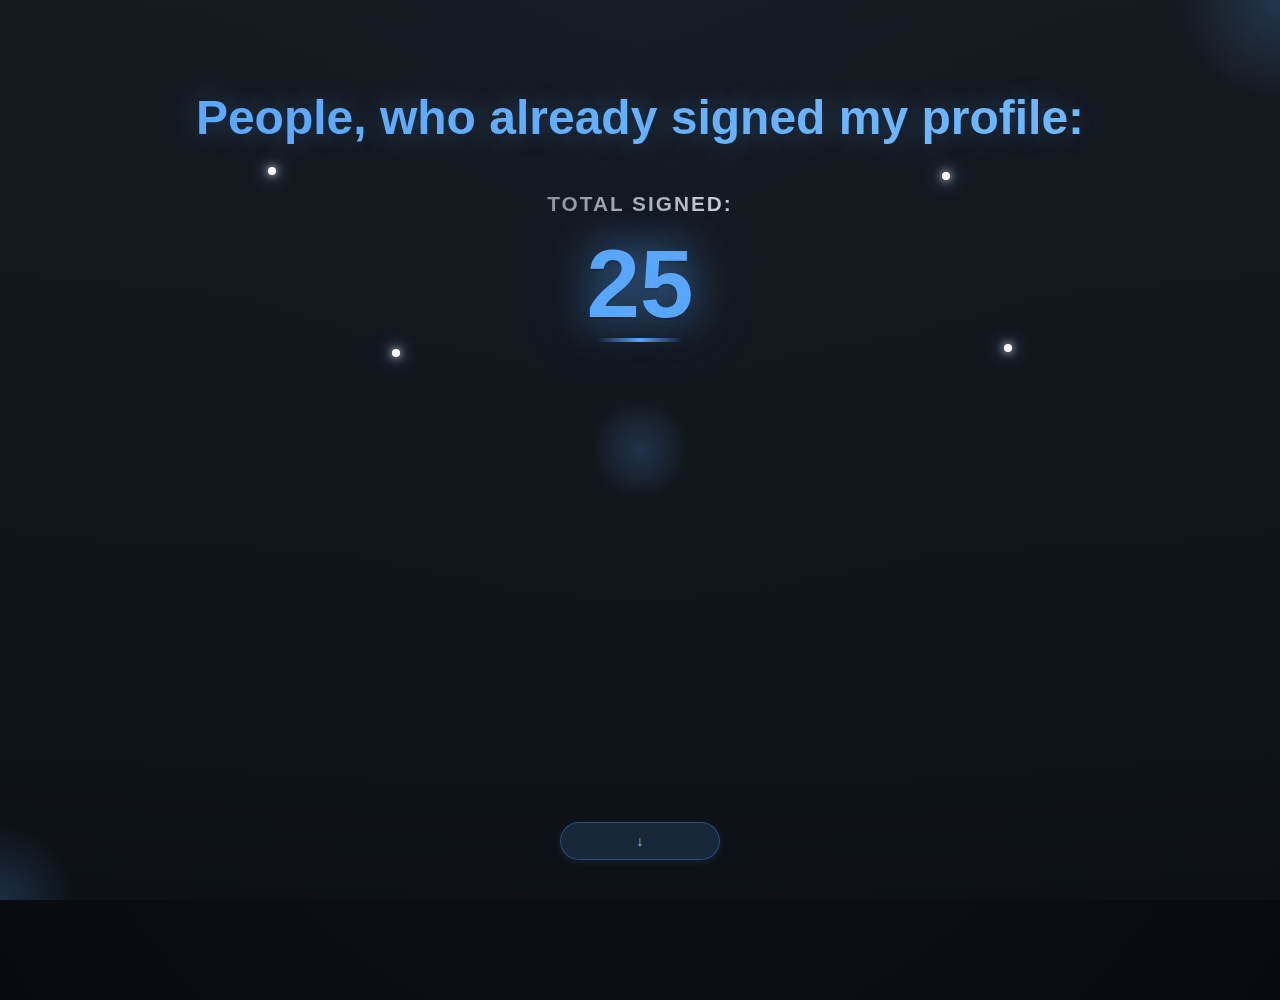
<file: index.html>
<!DOCTYPE html>
<html lang="en">
<head>
    <meta charset="UTF-8">
    <meta name="viewport" content="width=device-width, initial-scale=1.0">
    <title>ayoshee</title>
    <link rel="stylesheet" href="styles.css">
</head>
<body>
    <header class="header">
        <div class="header-decoration">
            <div class="decorative-circle circle-1"></div>
            <div class="decorative-circle circle-2"></div>
            <div class="decorative-circle circle-3"></div>
        </div>
        <h1>People, who already signed my profile:</h1>
        <div class="counter-container">
            <span class="counter-label">Total signed:</span>
            <span id="counter" class="counter">0</span>
            <div class="counter-decoration">
                <div class="sparkle sparkle-1"></div>
                <div class="sparkle sparkle-2"></div>
                <div class="sparkle sparkle-3"></div>
                <div class="sparkle sparkle-4"></div>
            </div>
        </div>
    </header>
    
    <main class="main">
        <div class="button-container">
            <button id="show-streamers-btn" class="show-streamers-btn">
                ↓
            </button>
        </div>
        <div id="streamers-container" class="streamers-grid hidden">
            <!-- Cards will be dynamically inserted here -->
        </div>
    </main>
    
    <script src="app.js"></script>
</body>
</html>
</file>
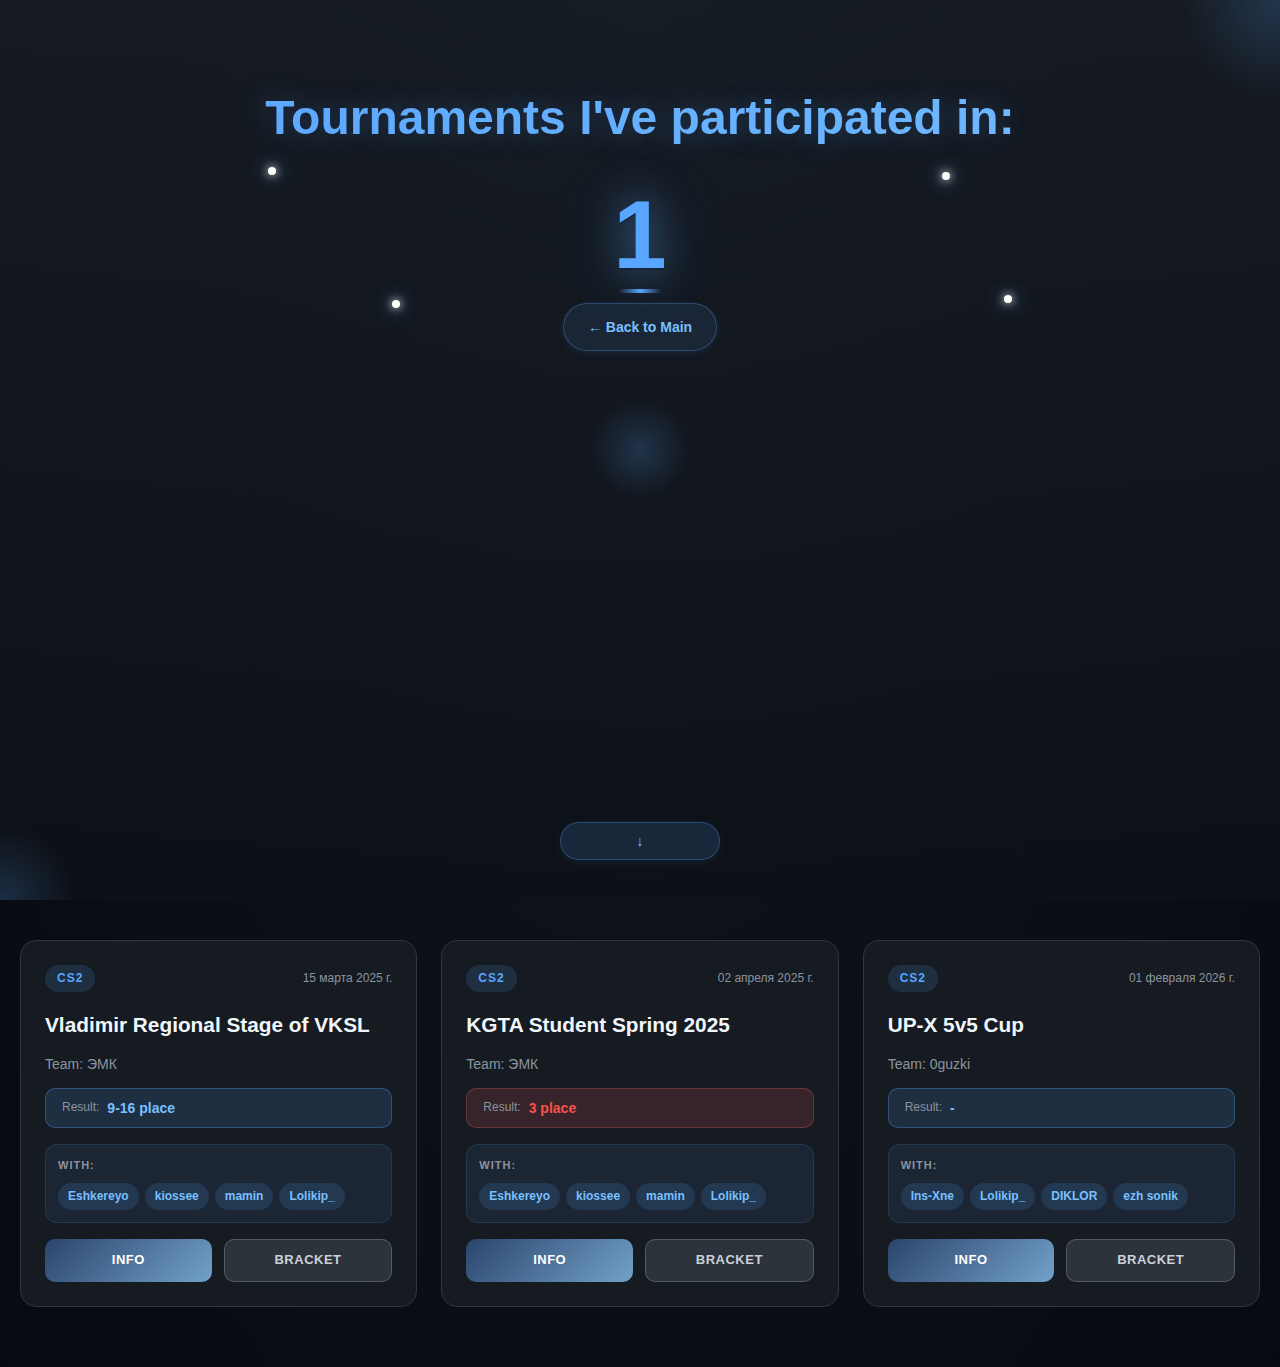
<file: tournaments.html>
<!DOCTYPE html>
<html lang="ru">
<head>
    <meta charset="UTF-8">
    <meta name="viewport" content="width=device-width, initial-scale=1.0">
    <title>Tournaments - ayoshee</title>
    <link rel="stylesheet" href="styles.css">
</head>
<body>
    <header class="header">
        <div class="header-decoration">
            <div class="decorative-circle circle-1"></div>
            <div class="decorative-circle circle-2"></div>
            <div class="decorative-circle circle-3"></div>
        </div>
        <h1>Tournaments I've participated in:</h1>
        <div class="counter-container">
            <span id="tournament-counter" class="counter">0</span>
            <div class="counter-decoration">
                <div class="sparkle sparkle-1"></div>
                <div class="sparkle sparkle-2"></div>
                <div class="sparkle sparkle-3"></div>
                <div class="sparkle sparkle-4"></div>
            </div>
        </div>
        <div class="back-link">
            <a href="./" class="back-btn" onclick="exitToMain(event)">← Back to Main</a>
        </div>
    </header>
    
    <main class="main">
        <div class="button-container">
            <button id="scroll-down-btn" class="show-streamers-btn">
                ↓
            </button>
        </div>
        <div id="tournaments-container" class="tournaments-grid">
            <!-- Tournament cards will be dynamically inserted here -->
        </div>
    </main>
    
    <script src="app.js"></script>
    <script>
        document.addEventListener('DOMContentLoaded', function() {
            const container = document.getElementById('tournaments-container');
            const counterElement = document.getElementById('tournament-counter');
            let tournamentsData = [];
            
            // Fetch tournament data
            fetch('tournaments.json')
                .then(response => {
                    if (!response.ok) {
                        throw new Error('Failed to load tournaments data');
                    }
                    return response.json();
                })
                .then(tournaments => {
                    tournamentsData = tournaments;
                    animateCounter(tournaments.length);
                    renderTournaments(tournaments);
                    
                    // Enable scrolling immediately on this page
                    document.body.style.overflow = 'auto';
                })
                .catch(error => {
                    console.error('Error loading tournaments:', error);
                    container.innerHTML = '<div class="error">Failed to load tournaments data</div>';
                });
            
            // Counter animation function (reused from main app.js)
            function animateCounter(target) {
                const duration = 2000;
                const step = target / (duration / 16);
                let current = 0;
                
                const timer = setInterval(() => {
                    current += step;
                    if (current >= target) {
                        current = target;
                        clearInterval(timer);
                    }
                    counterElement.textContent = Math.floor(current);
                }, 16);
            }
            
            function renderTournaments(tournaments) {
                container.innerHTML = '';
                
                tournaments.forEach((tournament, index) => {
                    const card = createTournamentCard(tournament);
                    container.appendChild(card);
                });
            }
            
            function createTournamentCard(tournament) {
                const card = document.createElement('article');
                card.className = 'tournament-card';
                
                // Generate links HTML
                let linksHtml = '';
                if (tournament.links) {
                    if (tournament.links.info) {
                        linksHtml += `
                            <a href="${escapeHtml(tournament.links.info)}" 
                               class="tournament-link info" 
                               target="_blank" 
                               rel="noopener noreferrer">
                                Info
                            </a>
                        `;
                    }
                    if (tournament.links.website) {
                        linksHtml += `
                            <a href="${escapeHtml(tournament.links.website)}" 
                               class="tournament-link website" 
                               target="_blank" 
                               rel="noopener noreferrer">
                                Website
                            </a>
                        `;
                    }
                    if (tournament.links.bracket) {
                        linksHtml += `
                            <a href="${escapeHtml(tournament.links.bracket)}" 
                               class="tournament-link bracket" 
                               target="_blank" 
                               rel="noopener noreferrer">
                                Bracket
                            </a>
                        `;
                    }
                }
                
                // Format date
                const date = new Date(tournament.date);
                const formattedDate = date.toLocaleDateString('ru-RU', {
                    day: '2-digit',
                    month: 'long',
                    year: 'numeric'
                });
                
                // Get placement badge class
                let placementClass = 'placement-regular';
                if (tournament.placement.toLowerCase().includes('winner')) {
                    placementClass = 'placement-winner';
                } else if (tournament.placement.toLowerCase().includes('2') || tournament.placement.toLowerCase().includes('second')) {
                    placementClass = 'placement-second';
                } else if (tournament.placement.toLowerCase().includes('3') || tournament.placement.toLowerCase().includes('third')) {
                    placementClass = 'placement-third';
                }
                
                // Generate teammates HTML
                let teammatesHtml = '';
                if (tournament.teammates && tournament.teammates.length > 0) {
                    const teammateBadges = tournament.teammates.map(t => 
                        `<span class="teammate-badge">${escapeHtml(t)}</span>`
                    ).join('');
                    teammatesHtml = `<div class="tournament-teammates"><span class="teammates-label">With:</span><div class="teammates-list">${teammateBadges}</div></div>`;
                }
                
                card.innerHTML = `
                    <div class="tournament-header">
                        <div class="tournament-game">${escapeHtml(tournament.game)}</div>
                        <div class="tournament-date">${formattedDate}</div>
                    </div>
                    <h2 class="tournament-name">${escapeHtml(tournament.name)}</h2>
                    <div class="tournament-team">Team: ${escapeHtml(tournament.team)}</div>
                    <div class="tournament-placement ${placementClass}">
                        <span class="placement-label">Result:</span>
                        <span class="placement-value">${escapeHtml(tournament.placement)}</span>
                    </div>
                    ${teammatesHtml}
                    <div class="tournament-links">
                        ${linksHtml}
                    </div>
                `;
                
                return card;
            }
            
            function escapeHtml(text) {
                if (!text) return '';
                const div = document.createElement('div');
                div.textContent = text;
                return div.innerHTML;
            }
            
            // Scroll down button functionality
            const scrollDownBtn = document.getElementById('scroll-down-btn');
            if (scrollDownBtn) {
                scrollDownBtn.addEventListener('click', function() {
                    window.scrollTo({ 
                        top: window.innerHeight, 
                        behavior: 'smooth' 
                    });
                });
            }
        });

        // Function to animate page exit before redirecting to main page
        function exitToMain(event) {
            event.preventDefault();
            const body = document.body;
            body.classList.add('page-exiting');
            
            // Wait for animation to complete, then redirect
            setTimeout(function() {
                // Get the base path (repository name)
                var path = window.location.pathname;
                var basePath = path.substring(0, path.lastIndexOf('/')) || '/';
                if (basePath.endsWith('/') && basePath.length > 1) {
                    basePath = basePath.slice(0, -1);
                }
                window.location.href = basePath + '/';
            }, 400);
        }
    </script>
</body>
</html>
</file>
<file: styles.css>
/* Base Reset & Custom Scrollbar Styling */
* {
    margin: 0;
    padding: 0;
    box-sizing: border-box;
    scrollbar-width: thin;
    scrollbar-color: #58a6ff #161b22;
}

/* Chrome, Safari, Edge */
::-webkit-scrollbar {
    width: 10px;
    height: 10px;
}

::-webkit-scrollbar-track {
    background: #0d1117;
    border-radius: 5px;
}

::-webkit-scrollbar-thumb {
    background: linear-gradient(180deg, #58a6ff, #388bfd);
    border-radius: 5px;
    border: 2px solid #0d1117;
    background-clip: padding-box;
    transition: all 0.3s ease;
}

::-webkit-scrollbar-thumb:hover {
    background: linear-gradient(180deg, #79c0ff, #58a6ff);
    box-shadow: 0 0 10px rgba(88, 166, 255, 0.5);
}

::-webkit-scrollbar-thumb:active {
    background: linear-gradient(180deg, #58a6ff, #2f81f7);
}

/* Corner where horizontal and vertical scrollbars meet */
::-webkit-scrollbar-corner {
    background: #0d1117;
}

body {
    font-family: 'Segoe UI', -apple-system, BlinkMacSystemFont, Roboto, Oxygen, Ubuntu, sans-serif;
    background: radial-gradient(ellipse at top, #1a2332 0%, #0d1117 50%, #070a10 100%);
    color: #c9d1d9;
    min-height: 100vh;
    line-height: 1.6;
    overflow: hidden;
}

.header {
    width: 100%;
    min-height: 100vh;
    text-align: center;
    padding: 80px 20px 60px;
    background: linear-gradient(180deg, rgba(22, 27, 34, 0.95) 0%, rgba(13, 17, 23, 0.9) 100%), 
                radial-gradient(ellipse at top, rgba(88, 166, 255, 0.15) 0%, transparent 50%);
    position: relative;
    overflow: hidden;
}

.header h1 {
    font-size: clamp(2rem, 5vw, 3rem);
    font-weight: 800;
    color: #58a6ff;
    margin-bottom: 24px;
    text-shadow: 0 0 30px rgba(88, 166, 255, 0.3);
    position: relative;
    z-index: 1;
    background: linear-gradient(135deg, #58a6ff, #79c0ff, #58a6ff);
    background-size: 200% 200%;
    -webkit-background-clip: text;
    -webkit-text-fill-color: transparent;
    background-clip: text;
    animation: textShine 3s ease-in-out infinite;
}

@keyframes textShine {
    0%, 100% {
        background-position: 0% 50%;
    }
    50% {
        background-position: 100% 50%;
    }
}

.counter-container {
    display: flex;
    flex-direction: column;
    align-items: center;
    justify-content: center;
    gap: 16px;
    margin-top: 30px;
    position: relative;
    z-index: 1;
}

.counter-label {
    font-size: clamp(1rem, 2vw, 1.3rem);
    color: #8b949e;
    font-weight: 600;
    text-transform: uppercase;
    letter-spacing: 2px;
    background: linear-gradient(90deg, #8b949e, #c9d1d9, #8b949e);
    background-size: 200% 100%;
    -webkit-background-clip: text;
    -webkit-text-fill-color: transparent;
    background-clip: text;
    animation: labelShine 4s linear infinite;
}

@keyframes labelShine {
    0% {
        background-position: 200% 0;
    }
    100% {
        background-position: -200% 0;
    }
}

.counter {
    font-size: clamp(4rem, 10vw, 6rem);
    font-weight: 900;
    color: #58a6ff;
    text-shadow: 0 0 40px rgba(88, 166, 255, 0.6),
                 0 0 80px rgba(88, 166, 255, 0.3),
                 0 2px 0 rgba(0, 0, 0, 0.3);
    line-height: 1;
    position: relative;
    display: inline-block;
}

.counter::before {
    content: '';
    position: absolute;
    bottom: -10px;
    left: 50%;
    transform: translateX(-50%);
    width: 80%;
    height: 4px;
    background: linear-gradient(90deg, transparent, #58a6ff, transparent);
    border-radius: 2px;
    animation: counterGlow 2s ease-in-out infinite;
}

@keyframes counterGlow {
    0%, 100% {
        opacity: 0.5;
        transform: translateX(-50%) scaleX(1);
    }
    50% {
        opacity: 1;
        transform: translateX(-50%) scaleX(1.2);
    }
}

/* Enhanced counter pulse animation */
@keyframes counterPulse {
    0%, 100% {
        opacity: 1;
        transform: scale(1);
        text-shadow: 0 0 40px rgba(88, 166, 255, 0.6),
                     0 0 80px rgba(88, 166, 255, 0.3),
                     0 2px 0 rgba(0, 0, 0, 0.3);
    }
    50% {
        opacity: 0.9;
        transform: scale(1.08);
        text-shadow: 0 0 60px rgba(88, 166, 255, 0.8),
                     0 0 120px rgba(88, 166, 255, 0.5),
                     0 4px 0 rgba(0, 0, 0, 0.3);
    }
}

.counter {
    animation: counterPulse 2.5s ease-in-out infinite;
}

/* Decorative circles */
.header-decoration {
    position: absolute;
    top: 0;
    left: 0;
    width: 100%;
    height: 100%;
    pointer-events: none;
    z-index: 0;
}

.decorative-circle {
    position: absolute;
    border-radius: 50%;
    background: radial-gradient(circle, rgba(88, 166, 255, 0.2) 0%, transparent 70%);
    animation: floatCircle 15s ease-in-out infinite;
}

.circle-1 {
    width: 200px;
    height: 200px;
    top: -100px;
    right: -100px;
    animation-delay: 0s;
}

.circle-2 {
    width: 150px;
    height: 150px;
    bottom: -75px;
    left: -75px;
    animation-delay: 5s;
}

.circle-3 {
    width: 100px;
    height: 100px;
    top: 50%;
    left: 50%;
    transform: translate(-50%, -50%);
    animation-delay: 10s;
}

@keyframes floatCircle {
    0%, 100% {
        transform: translate(0, 0) scale(1);
        opacity: 0.3;
    }
    33% {
        transform: translate(30px, -30px) scale(1.1);
        opacity: 0.5;
    }
    66% {
        transform: translate(-20px, 20px) scale(0.9);
        opacity: 0.4;
    }
}

/* Sparkles */
.counter-decoration {
    position: absolute;
    width: 100%;
    height: 100%;
    pointer-events: none;
}

.sparkle {
    position: absolute;
    width: 8px;
    height: 8px;
    background: #fff;
    border-radius: 50%;
    box-shadow: 0 0 10px #fff, 0 0 20px #58a6ff;
    animation: sparkle 3s ease-in-out infinite;
}

.sparkle-1 {
    top: -20px;
    left: 20%;
    animation-delay: 0s;
}

.sparkle-2 {
    top: -15px;
    right: 25%;
    animation-delay: 0.75s;
}

.sparkle-3 {
    bottom: -25px;
    left: 30%;
    animation-delay: 1.5s;
}

.sparkle-4 {
    bottom: -20px;
    right: 20%;
    animation-delay: 2.25s;
}

@keyframes sparkle {
    0%, 100% {
        opacity: 0;
        transform: scale(0) translateY(0);
    }
    50% {
        opacity: 1;
        transform: scale(1) translateY(-10px);
    }
}

.header .description {
    font-size: 1.1rem;
    color: #8b949e;
    max-width: 600px;
    margin: 0 auto;
}

.main {
    max-width: 1400px;
    margin: 0 auto;
    padding: 40px 20px 60px;
}

.filter-container {
    display: flex;
    justify-content: center;
    align-items: center;
    gap: 0;
    margin-bottom: 24px;
    flex-wrap: wrap;
    padding: 0 20px;
}

.search-wrapper {
    position: relative;
    display: flex;
    align-items: stretch;
}

.search-input {
    padding: 10px 20px;
    padding-right: 50px;
    border: 1px solid rgba(88, 166, 255, 0.3);
    background: rgba(88, 166, 255, 0.05);
    color: #c9d1d9;
    border-radius: 50px 0 0 50px;
    font-size: 14px;
    font-weight: 600;
    transition: all 0.25s cubic-bezier(0.4, 0, 0.2, 1);
    box-shadow: 0 2px 8px rgba(88, 166, 255, 0.1);
    min-width: 220px;
    outline: none;
    border-right: none;
    height: 42px;
    box-sizing: border-box;
}

.search-input::placeholder {
    color: rgba(139, 148, 158, 0.7);
}

.search-input:hover,
.search-input:focus {
    border-color: rgba(88, 166, 255, 0.5);
    background: rgba(88, 166, 255, 0.1);
}

.search-input:focus {
    border-color: rgba(88, 166, 255, 0.7);
    background: rgba(88, 166, 255, 0.15);
    color: #ffffff;
    box-shadow: 0 4px 20px rgba(88, 166, 255, 0.25);
}

.filter-dropdown {
    position: relative;
    display: flex;
    align-items: stretch;
}

.filter-btn {
    padding: 10px 20px;
    border: 1px solid rgba(88, 166, 255, 0.3);
    background: rgba(88, 166, 255, 0.1);
    color: #79c0ff;
    border-radius: 0 50px 50px 0;
    cursor: pointer;
    font-size: 14px;
    font-weight: 700;
    transition: all 0.25s cubic-bezier(0.4, 0, 0.2, 1);
    box-shadow: 0 2px 8px rgba(88, 166, 255, 0.1);
    border-left: none;
    position: relative;
    height: 42px;
    box-sizing: border-box;
    display: flex;
    align-items: center;
}

.filter-btn:hover {
    background: rgba(88, 166, 255, 0.2);
    border-color: rgba(88, 166, 255, 0.5);
    color: #a5d6ff;
    box-shadow: 0 4px 16px rgba(88, 166, 255, 0.2);
}

.filter-btn.active {
    background: rgba(88, 166, 255, 0.25);
    border-color: rgba(88, 166, 255, 0.6);
    color: #ffffff;
    box-shadow: 0 4px 20px rgba(88, 166, 255, 0.3);
}

.filter-options {
    position: absolute;
    top: 100%;
    right: 0;
    margin-top: 8px;
    background: rgba(22, 27, 34, 0.98);
    border: 1px solid rgba(88, 166, 255, 0.3);
    border-radius: 12px;
    padding: 8px;
    display: none;
    flex-direction: column;
    gap: 4px;
    min-width: 160px;
    box-shadow: 0 8px 32px rgba(88, 166, 255, 0.2);
    z-index: 100;
}

.filter-options.show {
    display: flex;
}

.filter-option {
    padding: 10px 16px;
    border: none;
    background: transparent;
    color: #c9d1d9;
    border-radius: 8px;
    cursor: pointer;
    font-size: 14px;
    font-weight: 700;
    transition: all 0.2s ease;
    text-align: left;
}

.filter-option:hover {
    background: rgba(88, 166, 255, 0.15);
    color: #79c0ff;
}

.filter-option.active {
    background: rgba(88, 166, 255, 0.2);
    color: #ffffff;
}

.button-container {
    position: absolute;
    bottom: 40px;
    left: 50%;
    transform: translateX(-50%);
    text-align: center;
    margin-bottom: 0;
    width: 100%;
}

/* Tournaments Button - Prominent standalone button */
.tournaments-button {
    display: inline-block;
    margin-top: 30px;
    padding: 14px 36px;
    background: rgba(88, 166, 255, 0.15);
    color: #79c0ff;
    text-decoration: none;
    font-size: 1rem;
    font-weight: 600;
    border-radius: 50px;
    border: 1px solid rgba(88, 166, 255, 0.3);
    box-shadow: 0 2px 8px rgba(88, 166, 255, 0.1);
    transition: all 0.25s cubic-bezier(0.4, 0, 0.2, 1);
    position: relative;
    z-index: 10;
    letter-spacing: 1px;
}

.tournaments-button:hover {
    background: rgba(88, 166, 255, 0.25);
    color: #a5d6ff;
    transform: translateY(-2px);
    box-shadow: 0 4px 16px rgba(88, 166, 255, 0.2);
    border-color: rgba(88, 166, 255, 0.5);
}

.tournaments-button:active {
    transform: translateY(0);
    box-shadow: 0 1px 4px rgba(88, 166, 255, 0.15);
}

/* Minimalistic compact button styles */
#show-streamers-btn,
.show-streamers-btn {
    background: rgba(88, 166, 255, 0.15);
    color: #79c0ff;
    border: 1px solid rgba(88, 166, 255, 0.3);
    border-radius: 50px;
    padding: 10px 28px;
    font-size: 0.9rem;
    font-weight: 500;
    font-family: inherit;
    cursor: pointer;
    transition: all 0.25s cubic-bezier(0.4, 0, 0.2, 1);
    box-shadow: 0 2px 8px rgba(88, 166, 255, 0.1);
    letter-spacing: 0.3px;
    width: auto;
    min-width: 160px;
}

#show-streamers-btn:hover,
.show-streamers-btn:hover {
    background: rgba(88, 166, 255, 0.25);
    border-color: rgba(88, 166, 255, 0.5);
    color: #a5d6ff;
    box-shadow: 0 4px 16px rgba(88, 166, 255, 0.2);
    transform: translateY(-1px);
}

#show-streamers-btn:active,
.show-streamers-btn:active {
    transform: translateY(0);
    box-shadow: 0 1px 4px rgba(88, 166, 255, 0.15);
}

.hidden {
    display: none !important;
}

#show-streamers-btn.hidden,
.show-streamers-btn.hidden {
    opacity: 0;
    transform: scale(0.95);
    pointer-events: none;
}

/* Streamers grid - 4 cards per row */
.streamers-grid {
    display: grid;
    grid-template-columns: repeat(4, 1fr);
    gap: 24px;
}

.streamers-grid:not(.hidden) {
    /* Cards appear instantly without animation */
}

@keyframes revealContainer {
    0% {
        opacity: 0;
        transform: translateY(20px);
    }
    100% {
        opacity: 1;
        transform: translateY(0);
    }
}

/* Music Player Section */
.music-section {
    margin-top: 60px;
    text-align: center;
    padding: 0 20px;
}

.music-title {
    font-size: clamp(1.5rem, 3vw, 2rem);
    font-weight: 700;
    color: #58a6ff;
    margin-bottom: 24px;
    text-shadow: 0 0 20px rgba(88, 166, 255, 0.3);
}

.music-container {
    max-width: 700px;
    margin: 0 auto;
    border-radius: 16px;
    overflow: hidden;
    background: #161b22;
    border: 1px solid #30363d;
    box-shadow: 0 10px 40px rgba(0, 0, 0, 0.3);
}

.music-container iframe {
    display: block;
}

/* Responsive adjustments for music player */
@media (max-width: 768px) {
    .music-container {
        width: 100%;
        border-radius: 12px;
    }
    
    .music-container iframe {
        height: 400px !important;
    }
}

@media (max-width: 480px) {
    .music-container iframe {
        height: 350px !important;
    }
}

/* Enhanced streamer card styles */
.streamer-card {
    background-color: #161b22;
    border: 1px solid #30363d;
    border-radius: 16px;
    padding: 24px;
    transition: all 0.3s cubic-bezier(0.4, 0, 0.2, 1);
    display: flex;
    flex-direction: column;
    height: 100%;
}

.streamer-card:hover {
    transform: translateY(-8px) scale(1.02);
    box-shadow: 0 25px 50px rgba(88, 166, 255, 0.25);
    border-color: #58a6ff;
}

/* Streamer name hover effect */
.streamer-card h2 {
    font-size: 1.4rem;
    font-weight: 700;
    color: #f0f6fc;
    margin-bottom: 16px;
    display: flex;
    align-items: center;
    gap: 10px;
    transition: color 0.3s ease;
}

.streamer-card:hover h2 {
    color: #58a6ff;
}

/* Nickname styles */
.streamer-header {
    position: relative;
    display: flex;
    align-items: center;
    flex-wrap: wrap;
    gap: 8px;
}

.streamer-header .nickname {
    cursor: pointer;
    position: relative;
    z-index: 2;
}

.streamer-header .nickname:hover {
    color: #79c0ff;
}

/* Custom Tooltip for Real Name */
.streamer-header .nickname {
    cursor: pointer;
    position: relative;
    z-index: 2;
    display: inline-block;
}

.streamer-header .nickname:hover {
    color: #79c0ff;
}

.streamer-header .nickname .tooltip {
    position: absolute;
    bottom: calc(100% + 8px);
    left: 50%;
    transform: translateX(-50%) translateY(10px);
    background: linear-gradient(135deg, #21262d 0%, #161b22 100%);
    color: #f0f6fc;
    padding: 8px 14px;
    border-radius: 8px;
    font-size: 0.85rem;
    font-weight: 600;
    white-space: nowrap;
    box-shadow: 0 4px 16px rgba(0, 0, 0, 0.4), 
                0 0 0 1px rgba(88, 166, 255, 0.2);
    opacity: 0;
    visibility: hidden;
    transition: all 0.3s cubic-bezier(0.4, 0, 0.2, 1);
    z-index: 100;
    pointer-events: none;
}

.streamer-header .nickname .tooltip::after {
    content: '';
    position: absolute;
    top: 100%;
    left: 50%;
    transform: translateX(-50%);
    border: 6px solid transparent;
    border-top-color: #161b22;
}

.streamer-header .nickname:hover .tooltip {
    opacity: 1;
    visibility: visible;
    transform: translateX(-50%) translateY(0);
}

/* Info icon with rotation and color change */
.info-icon {
    display: inline-flex;
    align-items: center;
    justify-content: center;
    width: 24px;
    height: 24px;
    border-radius: 50%;
    background-color: rgba(88, 166, 255, 0.15);
    color: #79c0ff;
    font-size: 14px;
    font-weight: 600;
    text-decoration: none;
    border: 1px solid rgba(88, 166, 255, 0.3);
    transition: all 0.3s cubic-bezier(0.4, 0, 0.2, 1);
}

.info-icon:hover {
    background-color: rgba(88, 166, 255, 0.25);
    border-color: rgba(88, 166, 255, 0.5);
    color: white;
    transform: rotate(180deg) scale(1.1);
    box-shadow: 0 4px 15px rgba(88, 166, 255, 0.4);
}

/* Enhanced link buttons */
.streamer-card .links {
    display: flex;
    gap: 12px;
    margin-top: auto;
}

.streamer-card .links a {
    flex: 1;
    display: inline-flex;
    align-items: center;
    justify-content: center;
    gap: 8px;
    padding: 12px 20px;
    border-radius: 10px;
    text-decoration: none;
    font-weight: 600;
    font-size: 0.85rem;
    transition: all 0.3s cubic-bezier(0.4, 0, 0.2, 1);
    text-transform: uppercase;
    letter-spacing: 0.5px;
    position: relative;
    overflow: hidden;
}

.streamer-card .links a::before {
    content: '';
    position: absolute;
    top: 0;
    left: -100%;
    width: 100%;
    height: 100%;
    background: linear-gradient(90deg, transparent, rgba(255, 255, 255, 0.2), transparent);
    transition: left 0.5s ease;
}

.streamer-card .links a:hover::before {
    left: 100%;
}

.streamer-card .links a:hover {
    transform: translateY(-3px) scale(1.05);
    box-shadow: 0 8px 25px rgba(0, 0, 0, 0.4);
}

.streamer-card .links a:active {
    transform: translateY(0) scale(0.98);
}

.streamer-card .links a.hltv {
    background: #2B6EA4;
    color: #313131;
    border: none;
}

.streamer-card .links a.hltv:hover {
    background: linear-gradient(135deg, #387eb7, #2B6EA4);
    color: white;
}

.streamer-card .links a.twitch {
    background: linear-gradient(135deg, #9146ff, #a566ff);
    color: #313131;
    border: none;
}

.streamer-card .links a.twitch:hover {
    background: linear-gradient(135deg, #a566ff, #9146ff);
    color: white;
}

.streamer-card .links a.youtube {
    background: linear-gradient(135deg, #ff0000, #cc0000);
    color: white;
    border: none;
}

.streamer-card .links a.youtube:hover {
    background: linear-gradient(135deg, #cc0000, #ff0000);
    transform: translateY(-3px) scale(1.05);
}

/* Loading animation */
@keyframes pulseFade {
    0%, 100% {
        opacity: 0.4;
    }
    50% {
        opacity: 1;
    }
}

.loading {
    text-align: center;
    padding: 60px 20px;
    color: #8b949e;
    font-size: 1.1rem;
    animation: pulseFade 1.5s ease-in-out infinite;
}

/* Error animation */
@keyframes shake {
    0%, 100% {
        transform: translateX(0);
    }
    10%, 30%, 50%, 70%, 90% {
        transform: translateX(-5px);
    }
    20%, 40%, 60%, 80% {
        transform: translateX(5px);
    }
}

.error {
    text-align: center;
    padding: 60px 20px;
    color: #f85149;
    font-size: 1.1rem;
    animation: shake 0.5s ease-in-out;
}


/* Responsive design */
@media (max-width: 1200px) {
    .streamers-grid {
        grid-template-columns: repeat(3, 1fr);
    }
}

@media (max-width: 900px) {
    .streamers-grid {
        grid-template-columns: repeat(2, 1fr);
    }
}

@media (max-width: 768px) {
    .header {
        padding: 40px 16px 30px;
    }
    
    .header h1 {
        font-size: 1.6rem;
        line-height: 1.3;
    }
    
    .header .description {
        font-size: 1rem;
    }
    
    .main {
        padding: 30px 16px 40px;
    }
    
    .streamers-grid {
        grid-template-columns: 1fr;
        gap: 20px;
    }
    
    .streamer-card {
        padding: 20px;
    }
    
    .streamer-card h2 {
        font-size: 1.2rem;
    }
    
    .streamer-card .links {
        flex-direction: column;
    }
    
    .streamer-card .links a {
        justify-content: center;
    }
    
    /* Custom Tooltip for mobile */
    .streamer-card .tooltip {
        position: fixed;
        bottom: 20px;
        left: 50%;
        transform: translateX(-50%) translateY(20px);
        background: #21262d;
        padding: 16px 24px;
        border-radius: 12px;
        font-size: 1rem;
        z-index: 1000;
        box-shadow: 0 8px 32px rgba(0, 0, 0, 0.5);
    }
    
    .streamer-card .tooltip::after {
        display: none;
    }
}

/* Social Links */
.social-links {
    display: flex;
    justify-content: center;
    gap: 20px;
    margin-top: 24px;
}

.social-link {
    display: flex;
    align-items: center;
    justify-content: center;
    width: 44px;
    height: 44px;
    border-radius: 50%;
    color: #8b949e;
    text-decoration: none;
    transition: all 0.3s cubic-bezier(0.4, 0, 0.2, 1);
    background: rgba(22, 27, 34, 0.6);
    border: 1px solid #30363d;
}

.social-link:hover {
    transform: translateY(-4px) scale(1.08);
    box-shadow: 0 8px 25px rgba(88, 166, 255, 0.25);
}

.social-link.steam:hover {
    color: white;
    border-color: #66c0f4aa;
}

.social-link.telegram:hover {
    color: #2faae5;
    border-color: #66c0f4aa;
}

.social-link.github:hover {
    color: #ffffff;
    border-color: #66c0f4aa;
}

.social-link.twitch:hover {
    color: #9146ff;
    background: rgba(145, 70, 255, 0.15);
    border-color: #9146ff;
}

.social-link.tournaments:hover {
    color: #58a6ff;
    background: rgba(88, 166, 255, 0.15);
    border-color: #58a6ff;
}

.social-link svg {
    width: 28px;
    height: 28px;
}

/* Responsive for social links */
@media (max-width: 480px) {
    .social-links {
        gap: 15px;
        margin-top: 20px;
    }
    
    .social-link {
        width: 40px;
        height: 40px;
    }
    
    .social-link svg {
        width: 24px;
        height: 24px;
    }
}

/* Back link */
.back-link {
    margin-top: 20px;
    position: relative;
    z-index: 1;
}

.back-btn {
    display: inline-flex;
    align-items: center;
    gap: 8px;
    padding: 12px 24px;
    background: rgba(88, 166, 255, 0.1);
    color: #79c0ff;
    border: 1px solid rgba(88, 166, 255, 0.3);
    border-radius: 50px;
    text-decoration: none;
    font-size: 14px;
    font-weight: 600;
    transition: all 0.25s cubic-bezier(0.4, 0, 0.2, 1);
    box-shadow: 0 2px 8px rgba(88, 166, 255, 0.1);
    cursor: pointer;
}

.back-btn:hover {
    background: rgba(88, 166, 255, 0.2);
    border-color: rgba(88, 166, 255, 0.5);
    color: #a5d6ff;
    transform: translateY(-2px);
    box-shadow: 0 4px 16px rgba(88, 166, 255, 0.2);
}

/* Page exit animation */
@keyframes pageExit {
    0% {
        opacity: 1;
        transform: scale(1);
        filter: blur(0);
    }
    50% {
        opacity: 0.5;
        transform: scale(0.95);
        filter: blur(5px);
    }
    100% {
        opacity: 0;
        transform: scale(1.05);
        filter: blur(10px);
    }
}

.page-exiting {
    animation: pageExit 0.4s ease-in forwards;
    pointer-events: none;
}

/* Tournaments Grid */
.tournaments-grid {
    display: grid;
    grid-template-columns: repeat(3, 1fr);
    gap: 24px;
}

/* Tournament Card Styles */
.tournament-card {
    background-color: #161b22;
    border: 1px solid #30363d;
    border-radius: 16px;
    padding: 24px;
    transition: all 0.3s cubic-bezier(0.4, 0, 0.2, 1);
    display: flex;
    flex-direction: column;
    height: 100%;
}

.tournament-card:hover {
    transform: translateY(-8px) scale(1.02);
    box-shadow: 0 25px 50px rgba(88, 166, 255, 0.25);
    border-color: #58a6ff;
}

.tournament-header {
    display: flex;
    justify-content: space-between;
    align-items: center;
    margin-bottom: 16px;
}

.tournament-game {
    font-size: 12px;
    font-weight: 700;
    color: #58a6ff;
    background: rgba(88, 166, 255, 0.15);
    padding: 4px 12px;
    border-radius: 50px;
    text-transform: uppercase;
    letter-spacing: 1px;
}

.tournament-date {
    font-size: 12px;
    color: #8b949e;
    font-weight: 500;
}

.tournament-card h2 {
    font-size: 1.3rem;
    font-weight: 700;
    color: #f0f6fc;
    margin-bottom: 12px;
    transition: color 0.3s ease;
}

.tournament-card:hover h2 {
    color: #58a6ff;
}

.tournament-team {
    font-size: 14px;
    color: #8b949e;
    margin-bottom: 12px;
}

.tournament-placement {
    display: inline-flex;
    align-items: center;
    gap: 8px;
    padding: 8px 16px;
    border-radius: 10px;
    margin-bottom: 16px;
}

.placement-label {
    font-size: 12px;
    color: #8b949e;
    font-weight: 500;
}

.placement-value {
    font-size: 14px;
    font-weight: 700;
}

.placement-winner {
    background: rgba(56, 139, 68, 0.2);
    border: 1px solid rgba(56, 139, 68, 0.4);
}

.placement-winner .placement-value {
    color: #3fb950;
}

.placement-second {
    background: rgba(187, 128, 9, 0.2);
    border: 1px solid rgba(187, 128, 9, 0.4);
}

.placement-second .placement-value {
    color: #d29922;
}

.placement-third {
    background: rgba(190, 75, 75, 0.2);
    border: 1px solid rgba(190, 75, 75, 0.4);
}

.placement-third .placement-value {
    color: #f85149;
}

.placement-regular {
    background: rgba(88, 166, 255, 0.15);
    border: 1px solid rgba(88, 166, 255, 0.3);
}

.placement-regular .placement-value {
    color: #79c0ff;
}

.tournament-description {
    font-size: 14px;
    color: #8b949e;
    margin-bottom: 16px;
    line-height: 1.5;
    flex-grow: 1;
}

.tournament-links {
    display: flex;
    gap: 12px;
    margin-top: auto;
}

.tournament-link {
    flex: 1;
    display: inline-flex;
    align-items: center;
    justify-content: center;
    gap: 8px;
    padding: 10px 16px;
    border-radius: 10px;
    text-decoration: none;
    font-weight: 600;
    font-size: 13px;
    transition: all 0.3s cubic-bezier(0.4, 0, 0.2, 1);
    text-transform: uppercase;
    letter-spacing: 0.5px;
    position: relative;
    overflow: hidden;
}

.tournament-link::before {
    content: '';
    position: absolute;
    top: 0;
    left: -100%;
    width: 100%;
    height: 100%;
    background: linear-gradient(90deg, transparent, rgba(255, 255, 255, 0.2), transparent);
    transition: left 0.5s ease;
}

.tournament-link:hover::before {
    left: 100%;
}

.tournament-link:hover {
    transform: translateY(-3px);
    box-shadow: 0 8px 25px rgba(0, 0, 0, 0.4);
}

.tournament-link:active {
    transform: translateY(0) scale(0.98);
}

.tournament-link.info {
  background: linear-gradient(135deg, #2b456c, #72a1ca);
  color: white;
  border: none;
}

.tournament-link.info:hover {
    background: linear-gradient(135deg, #2b456c, #72a1ca);
}

.tournament-link.website {
    background: rgba(88, 166, 255, 0.2);
    color: #79c0ff;
    border: 1px solid rgba(88, 166, 255, 0.4);
}

.tournament-link.website:hover {
    background: rgba(88, 166, 255, 0.3);
    border-color: rgba(88, 166, 255, 0.6);
}

.tournament-link.bracket {
    background: rgba(139, 148, 158, 0.2);
    color: #c9d1d9;
    border: 1px solid rgba(139, 148, 158, 0.4);
}

.tournament-link.bracket:hover {
    background: rgba(139, 148, 158, 0.3);
    border-color: rgba(139, 148, 158, 0.6);
}

/* Teammates section */
.tournament-teammates {
    margin-bottom: 16px;
    padding: 12px;
    background: rgba(88, 166, 255, 0.08);
    border-radius: 12px;
    border: 1px solid rgba(88, 166, 255, 0.15);
}

.teammates-label {
    display: block;
    font-size: 11px;
    color: #8b949e;
    font-weight: 600;
    text-transform: uppercase;
    letter-spacing: 1px;
    margin-bottom: 8px;
}

.teammates-list {
    display: flex;
    flex-wrap: wrap;
    gap: 6px;
}

.teammate-badge {
    display: inline-flex;
    align-items: center;
    padding: 4px 10px;
    background: rgba(88, 166, 255, 0.15);
    color: #79c0ff;
    border-radius: 50px;
    font-size: 12px;
    font-weight: 600;
    transition: all 0.2s ease;
}

.teammate-badge:hover {
    background: rgba(88, 166, 255, 0.25);
    color: #a5d6ff;
    transform: translateY(-1px);
}

/* Responsive for tournaments */
@media (max-width: 1200px) {
    .tournaments-grid {
        grid-template-columns: repeat(2, 1fr);
    }
}

@media (max-width: 768px) {
    .tournaments-grid {
        grid-template-columns: 1fr;
        gap: 20px;
    }
    
    .tournament-card {
        padding: 20px;
    }
    
    .tournament-card h2 {
        font-size: 1.2rem;
    }
    
    .tournament-links {
        flex-direction: column;
    }
    
    .tournament-link {
        justify-content: center;
    }
}
</file>
